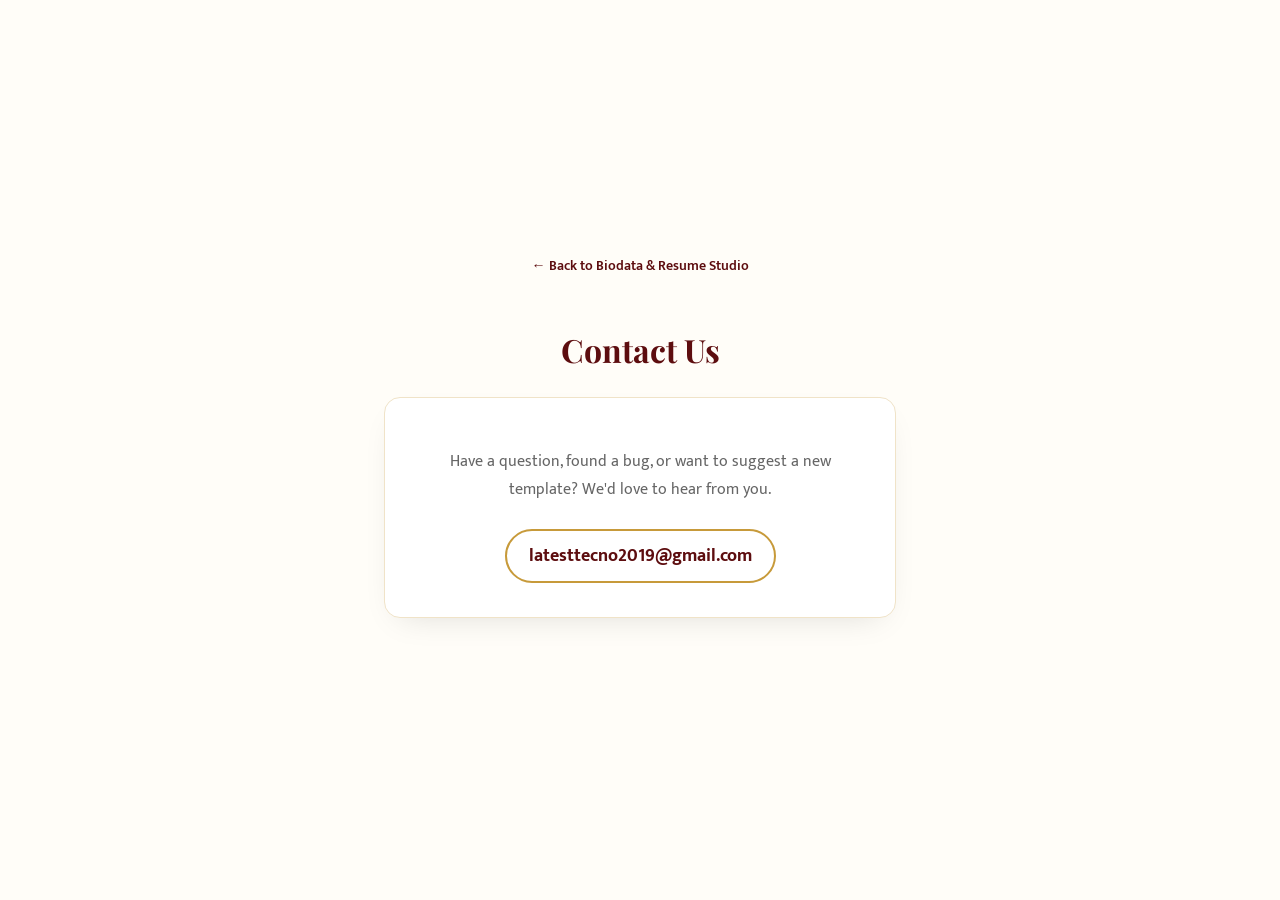
<file: pages/contact.html>
<!DOCTYPE html>
<html lang="en">
<head>
<meta charset="UTF-8">
<meta name="viewport" content="width=device-width, initial-scale=1.0">
<title>Contact Us | Biodata & Resume Studio</title>
<link rel="icon" type="image/png" href="../images/logo.png">
<link href="https://fonts.googleapis.com/css2?family=Playfair+Display:wght@600;700&family=Mukta:wght@400;500;600&display=swap" rel="stylesheet">
<style>
  :root{ --primary:#7B1113; --primary-dark:#5d0d0f; --gold:#c79a3a; --text:#3a3a3a; --bg:#fffdf8; }
  *{box-sizing:border-box;}
  body{ margin:0; font-family:'Mukta',sans-serif; color:var(--text); background:var(--bg); line-height:1.7; min-height:100vh; display:flex; align-items:center; }
  .wrap{ max-width:560px; margin:0 auto; padding:50px 24px 80px; text-align:center; }
  .back{ display:inline-block; margin-bottom:24px; color:var(--primary-dark); text-decoration:none; font-weight:600; font-size:14px; }
  .back:hover{ text-decoration:underline; }
  h1{ font-family:'Playfair Display',serif; color:var(--primary-dark); font-size:32px; margin-bottom:14px; }
  .card{ background:#fff; border:1px solid #f0e3c8; border-radius:16px; padding:34px 30px; box-shadow:0 12px 32px -16px rgba(0,0,0,.15); margin-top:20px; }
  .email{ display:inline-block; margin-top:10px; font-size:18px; font-weight:700; color:var(--primary-dark); text-decoration:none; padding:10px 22px; border:2px solid var(--gold); border-radius:999px; }
  .email:hover{ background:var(--gold); color:#fff; }
  p{ color:#666; }
</style>
</head>
<body>
<div class="wrap">

  <a class="back" href="../index.html">&larr; Back to Biodata &amp; Resume Studio</a>

  <h1>Contact Us</h1>

  <div class="card">
    <p>Have a question, found a bug, or want to suggest a new template? We'd love to hear from you.</p>
    <a class="email" href="mailto:latesttecno2019@gmail.com">latesttecno2019@gmail.com</a>
  </div>

</div>
</body>
</html>
</file>
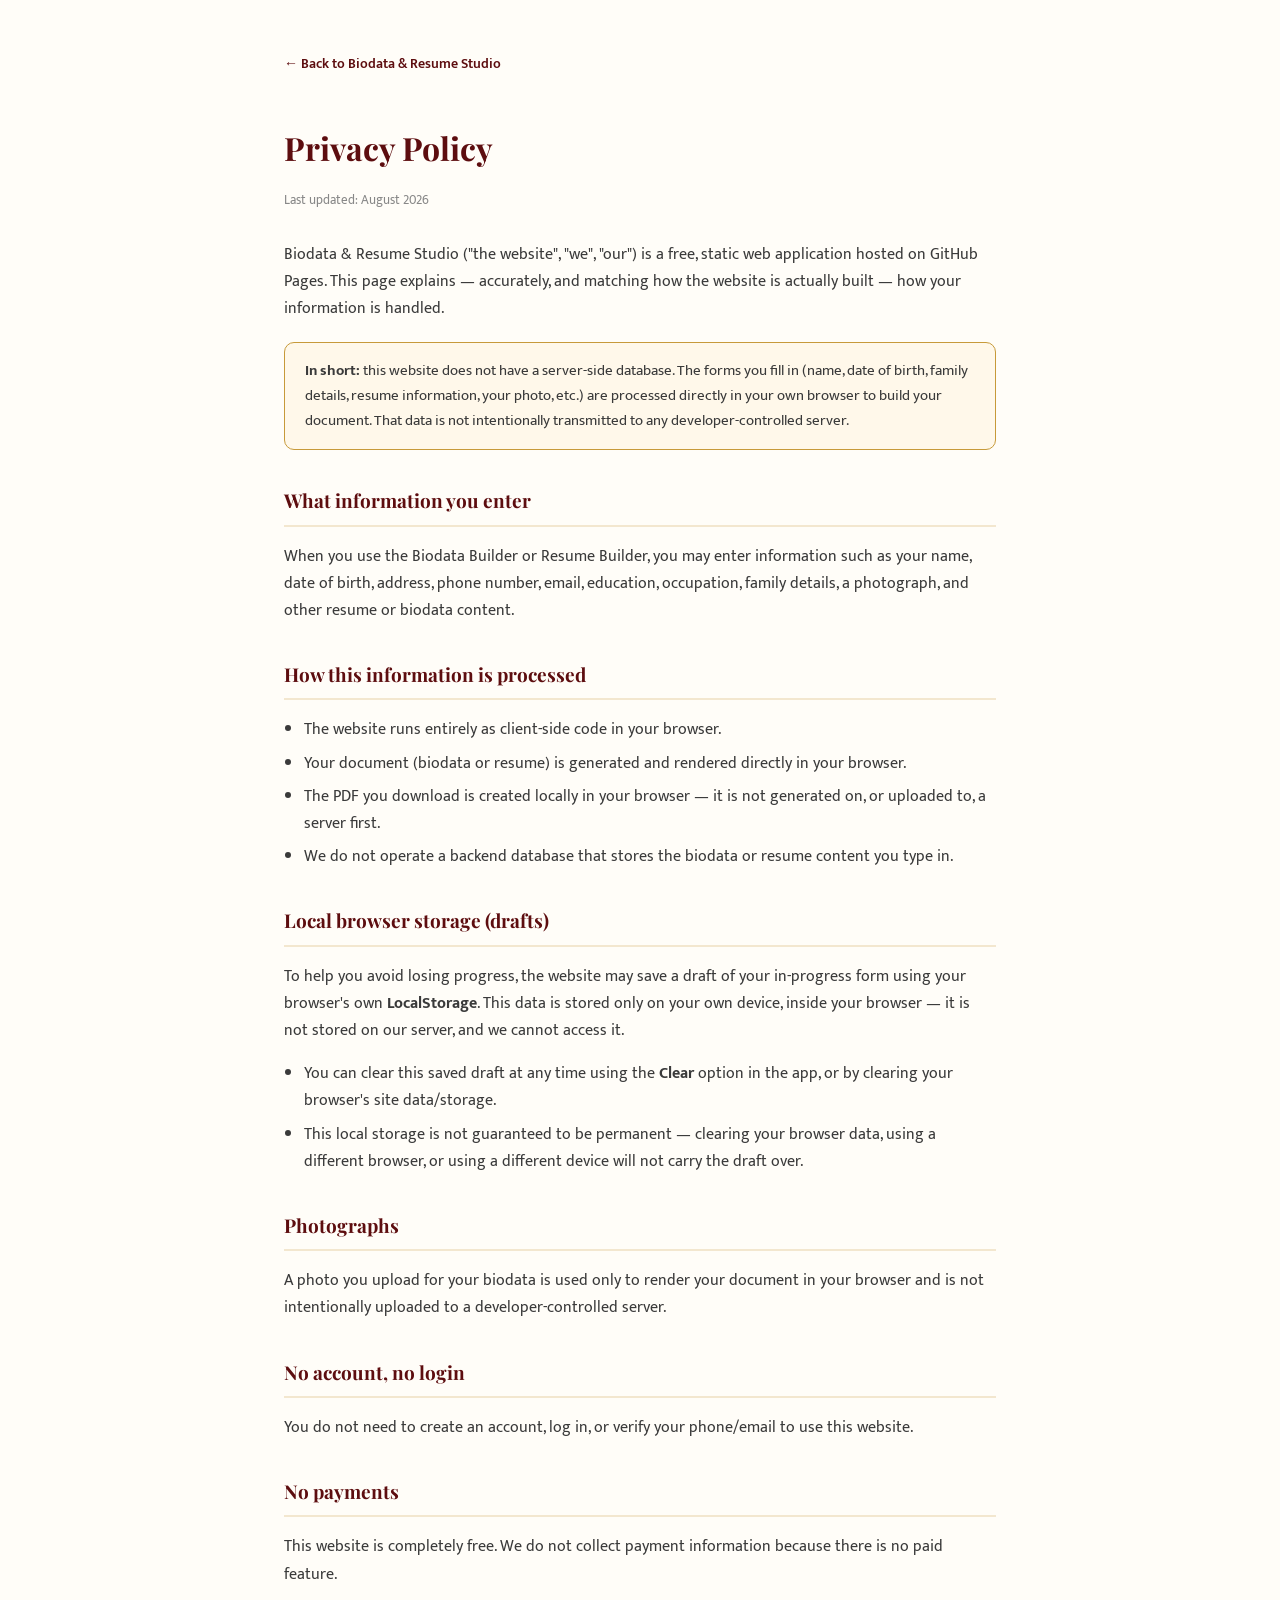
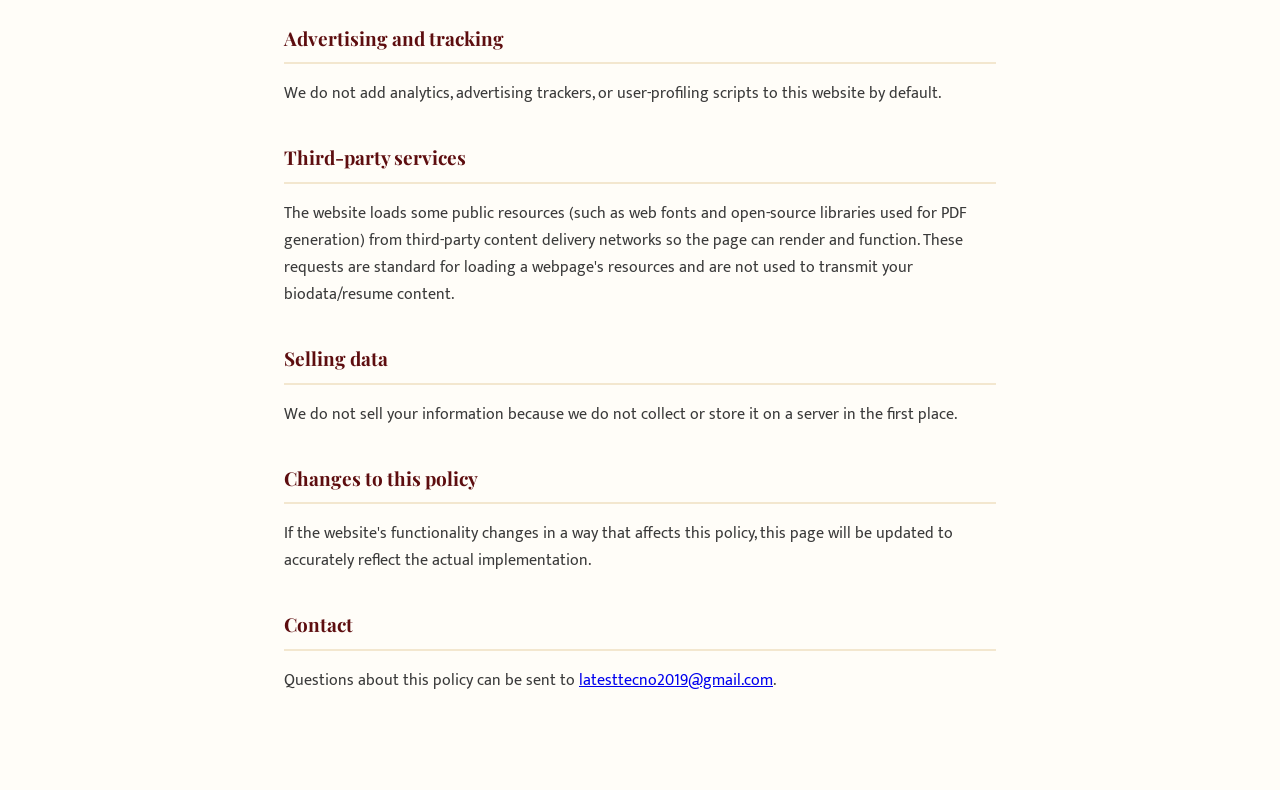
<file: pages/privacy.html>
<!DOCTYPE html>
<html lang="en">
<head>
<meta charset="UTF-8">
<meta name="viewport" content="width=device-width, initial-scale=1.0">
<title>Privacy Policy | Biodata & Resume Studio</title>
<link rel="icon" type="image/png" href="../images/logo.png">
<link href="https://fonts.googleapis.com/css2?family=Playfair+Display:wght@600;700&family=Mukta:wght@400;500;600&display=swap" rel="stylesheet">
<style>
  :root{ --primary:#7B1113; --primary-dark:#5d0d0f; --gold:#c79a3a; --text:#3a3a3a; --bg:#fffdf8; }
  *{box-sizing:border-box;}
  body{ margin:0; font-family:'Mukta',sans-serif; color:var(--text); background:var(--bg); line-height:1.7; }
  .wrap{ max-width:760px; margin:0 auto; padding:50px 24px 80px; }
  .back{ display:inline-block; margin-bottom:24px; color:var(--primary-dark); text-decoration:none; font-weight:600; font-size:14px; }
  .back:hover{ text-decoration:underline; }
  h1{ font-family:'Playfair Display',serif; color:var(--primary-dark); font-size:32px; margin-bottom:4px; }
  .updated{ color:#888; font-size:13px; margin-bottom:30px; }
  h2{ font-family:'Playfair Display',serif; color:var(--primary-dark); font-size:19px; margin-top:34px; border-bottom:2px solid #f3e7cf; padding-bottom:8px; }
  ul{ padding-left:20px; }
  li{ margin-bottom:6px; }
  .callout{ background:#fff8ea; border:1px solid var(--gold); border-radius:10px; padding:16px 20px; margin:20px 0; font-size:14.5px; }
</style>
</head>
<body>
<div class="wrap">

  <a class="back" href="../index.html">&larr; Back to Biodata &amp; Resume Studio</a>

  <h1>Privacy Policy</h1>
  <p class="updated">Last updated: August 2026</p>

  <p>Biodata &amp; Resume Studio ("the website", "we", "our") is a free, static web application hosted on GitHub Pages. This page explains — accurately, and matching how the website is actually built — how your information is handled.</p>

  <div class="callout">
    <strong>In short:</strong> this website does not have a server-side database. The forms you fill in (name, date of birth, family details, resume information, your photo, etc.) are processed directly in your own browser to build your document. That data is not intentionally transmitted to any developer-controlled server.
  </div>

  <h2>What information you enter</h2>
  <p>When you use the Biodata Builder or Resume Builder, you may enter information such as your name, date of birth, address, phone number, email, education, occupation, family details, a photograph, and other resume or biodata content.</p>

  <h2>How this information is processed</h2>
  <ul>
    <li>The website runs entirely as client-side code in your browser.</li>
    <li>Your document (biodata or resume) is generated and rendered directly in your browser.</li>
    <li>The PDF you download is created locally in your browser — it is not generated on, or uploaded to, a server first.</li>
    <li>We do not operate a backend database that stores the biodata or resume content you type in.</li>
  </ul>

  <h2>Local browser storage (drafts)</h2>
  <p>To help you avoid losing progress, the website may save a draft of your in-progress form using your browser's own <strong>LocalStorage</strong>. This data is stored only on your own device, inside your browser — it is not stored on our server, and we cannot access it.</p>
  <ul>
    <li>You can clear this saved draft at any time using the <strong>Clear</strong> option in the app, or by clearing your browser's site data/storage.</li>
    <li>This local storage is not guaranteed to be permanent — clearing your browser data, using a different browser, or using a different device will not carry the draft over.</li>
  </ul>

  <h2>Photographs</h2>
  <p>A photo you upload for your biodata is used only to render your document in your browser and is not intentionally uploaded to a developer-controlled server.</p>

  <h2>No account, no login</h2>
  <p>You do not need to create an account, log in, or verify your phone/email to use this website.</p>

  <h2>No payments</h2>
  <p>This website is completely free. We do not collect payment information because there is no paid feature.</p>

  <h2>Advertising and tracking</h2>
  <p>We do not add analytics, advertising trackers, or user-profiling scripts to this website by default.</p>

  <h2>Third-party services</h2>
  <p>The website loads some public resources (such as web fonts and open-source libraries used for PDF generation) from third-party content delivery networks so the page can render and function. These requests are standard for loading a webpage's resources and are not used to transmit your biodata/resume content.</p>

  <h2>Selling data</h2>
  <p>We do not sell your information because we do not collect or store it on a server in the first place.</p>

  <h2>Changes to this policy</h2>
  <p>If the website's functionality changes in a way that affects this policy, this page will be updated to accurately reflect the actual implementation.</p>

  <h2>Contact</h2>
  <p>Questions about this policy can be sent to <a href="mailto:latesttecno2019@gmail.com">latesttecno2019@gmail.com</a>.</p>

</div>
</body>
</html>
</file>
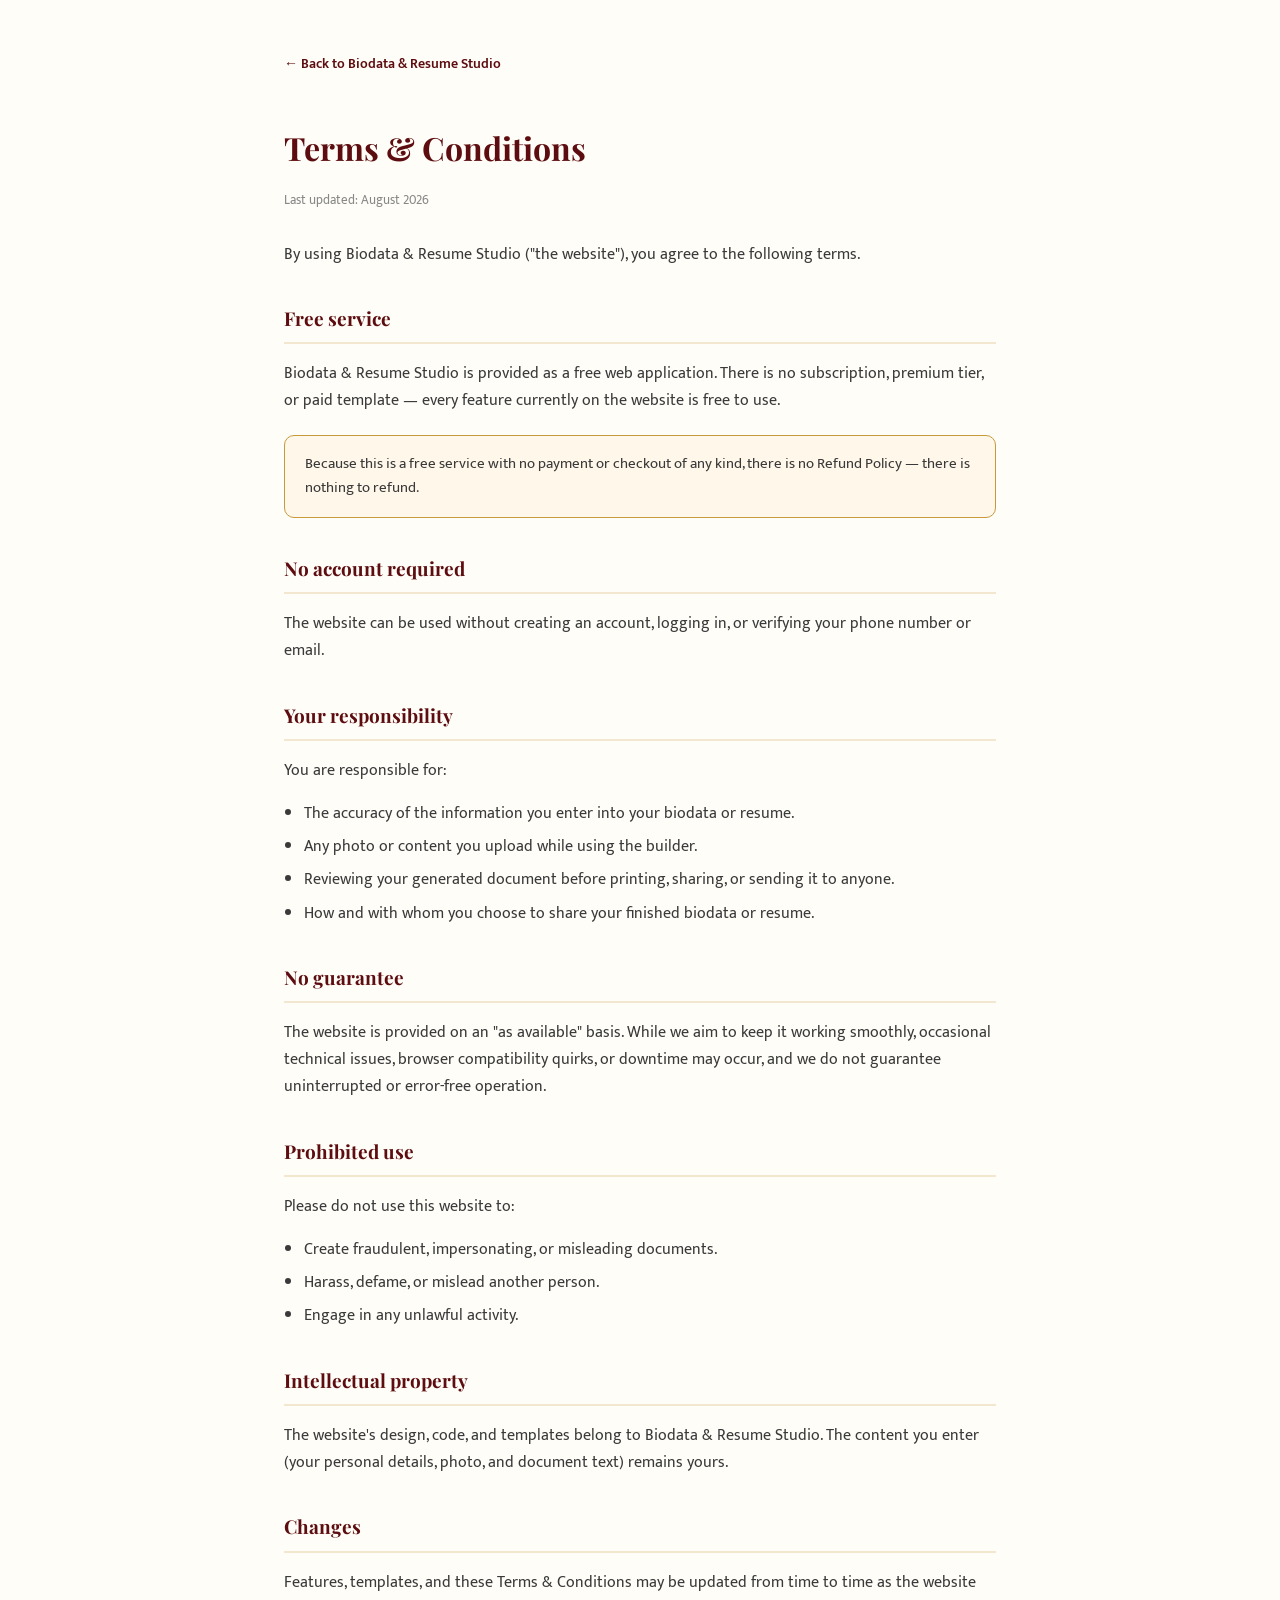
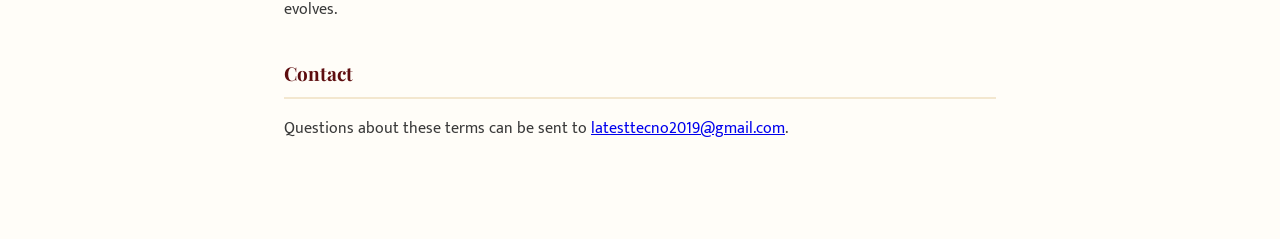
<file: pages/terms.html>
<!DOCTYPE html>
<html lang="en">
<head>
<meta charset="UTF-8">
<meta name="viewport" content="width=device-width, initial-scale=1.0">
<title>Terms & Conditions | Biodata & Resume Studio</title>
<link rel="icon" type="image/png" href="../images/logo.png">
<link href="https://fonts.googleapis.com/css2?family=Playfair+Display:wght@600;700&family=Mukta:wght@400;500;600&display=swap" rel="stylesheet">
<style>
  :root{ --primary:#7B1113; --primary-dark:#5d0d0f; --gold:#c79a3a; --text:#3a3a3a; --bg:#fffdf8; }
  *{box-sizing:border-box;}
  body{ margin:0; font-family:'Mukta',sans-serif; color:var(--text); background:var(--bg); line-height:1.7; }
  .wrap{ max-width:760px; margin:0 auto; padding:50px 24px 80px; }
  .back{ display:inline-block; margin-bottom:24px; color:var(--primary-dark); text-decoration:none; font-weight:600; font-size:14px; }
  .back:hover{ text-decoration:underline; }
  h1{ font-family:'Playfair Display',serif; color:var(--primary-dark); font-size:32px; margin-bottom:4px; }
  .updated{ color:#888; font-size:13px; margin-bottom:30px; }
  h2{ font-family:'Playfair Display',serif; color:var(--primary-dark); font-size:19px; margin-top:34px; border-bottom:2px solid #f3e7cf; padding-bottom:8px; }
  ul{ padding-left:20px; }
  li{ margin-bottom:6px; }
  .callout{ background:#fff8ea; border:1px solid var(--gold); border-radius:10px; padding:16px 20px; margin:20px 0; font-size:14.5px; }
</style>
</head>
<body>
<div class="wrap">

  <a class="back" href="../index.html">&larr; Back to Biodata &amp; Resume Studio</a>

  <h1>Terms &amp; Conditions</h1>
  <p class="updated">Last updated: August 2026</p>

  <p>By using Biodata &amp; Resume Studio ("the website"), you agree to the following terms.</p>

  <h2>Free service</h2>
  <p>Biodata &amp; Resume Studio is provided as a free web application. There is no subscription, premium tier, or paid template — every feature currently on the website is free to use.</p>

  <div class="callout">
    Because this is a free service with no payment or checkout of any kind, there is no Refund Policy — there is nothing to refund.
  </div>

  <h2>No account required</h2>
  <p>The website can be used without creating an account, logging in, or verifying your phone number or email.</p>

  <h2>Your responsibility</h2>
  <p>You are responsible for:</p>
  <ul>
    <li>The accuracy of the information you enter into your biodata or resume.</li>
    <li>Any photo or content you upload while using the builder.</li>
    <li>Reviewing your generated document before printing, sharing, or sending it to anyone.</li>
    <li>How and with whom you choose to share your finished biodata or resume.</li>
  </ul>

  <h2>No guarantee</h2>
  <p>The website is provided on an "as available" basis. While we aim to keep it working smoothly, occasional technical issues, browser compatibility quirks, or downtime may occur, and we do not guarantee uninterrupted or error-free operation.</p>

  <h2>Prohibited use</h2>
  <p>Please do not use this website to:</p>
  <ul>
    <li>Create fraudulent, impersonating, or misleading documents.</li>
    <li>Harass, defame, or mislead another person.</li>
    <li>Engage in any unlawful activity.</li>
  </ul>

  <h2>Intellectual property</h2>
  <p>The website's design, code, and templates belong to Biodata &amp; Resume Studio. The content you enter (your personal details, photo, and document text) remains yours.</p>

  <h2>Changes</h2>
  <p>Features, templates, and these Terms &amp; Conditions may be updated from time to time as the website evolves.</p>

  <h2>Contact</h2>
  <p>Questions about these terms can be sent to <a href="mailto:latesttecno2019@gmail.com">latesttecno2019@gmail.com</a>.</p>

</div>
</body>
</html>
</file>
